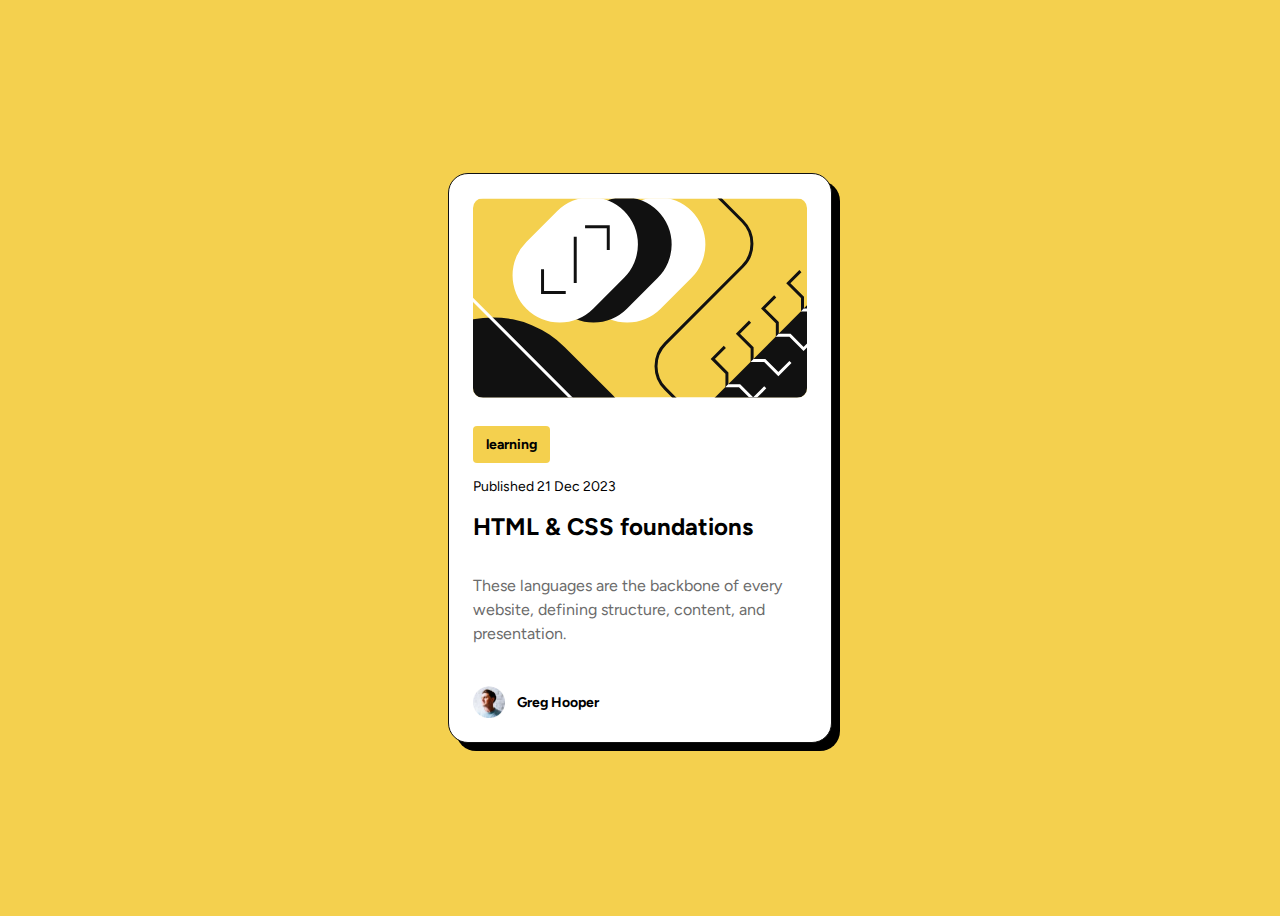
<file: blog-preview-card-main/index.html>
<!DOCTYPE html>
<html lang="en">
<head>
  <meta charset="UTF-8">
  <meta name="viewport" content="width=device-width, initial-scale=1.0"> <!-- displays site properly based on user's device -->
  <link rel="stylesheet" href="Style.css">
  <link rel="icon" type="image/png" sizes="32x32" href="./assets/images/favicon-32x32.png">
  <link rel="preconnect" href="https://fonts.googleapis.com">
<link rel="preconnect" href="https://fonts.gstatic.com" crossorigin>
<link href="https://fonts.googleapis.com/css2?family=Figtree:ital,wght@0,300..900;1,300..900&display=swap" rel="stylesheet">
  <title>Frontend Mentor | Blog preview card</title>

</head>
<body>
  <main>
    <div class="card">
      <div class="crd-img">
        <img src="assets\images\illustration-article.svg" alt="abstract shapes">
      </div>
      <div class="crd-info">
        <div class="crd-tag">
          <span>learning</span>
        </div>
        <div class="crd-plsh-date">
          <span>Published 21 Dec 2023</span>
        </div>
        <div class="crd-ttl">
          <span>HTML & CSS foundations</span>
        </div>
        <div class="crd-dsrcb">
          <p>
            These languages are the backbone of every website, defining structure, content, and presentation.
          </p>   
        </div>
      </div>
      <div class="crd-athr">
        <img src="assets\images\image-avatar.webp" alt="">
        <span>Greg Hooper</span>
      </div>
    </div>
  </main>
</body>
</html>
</file>
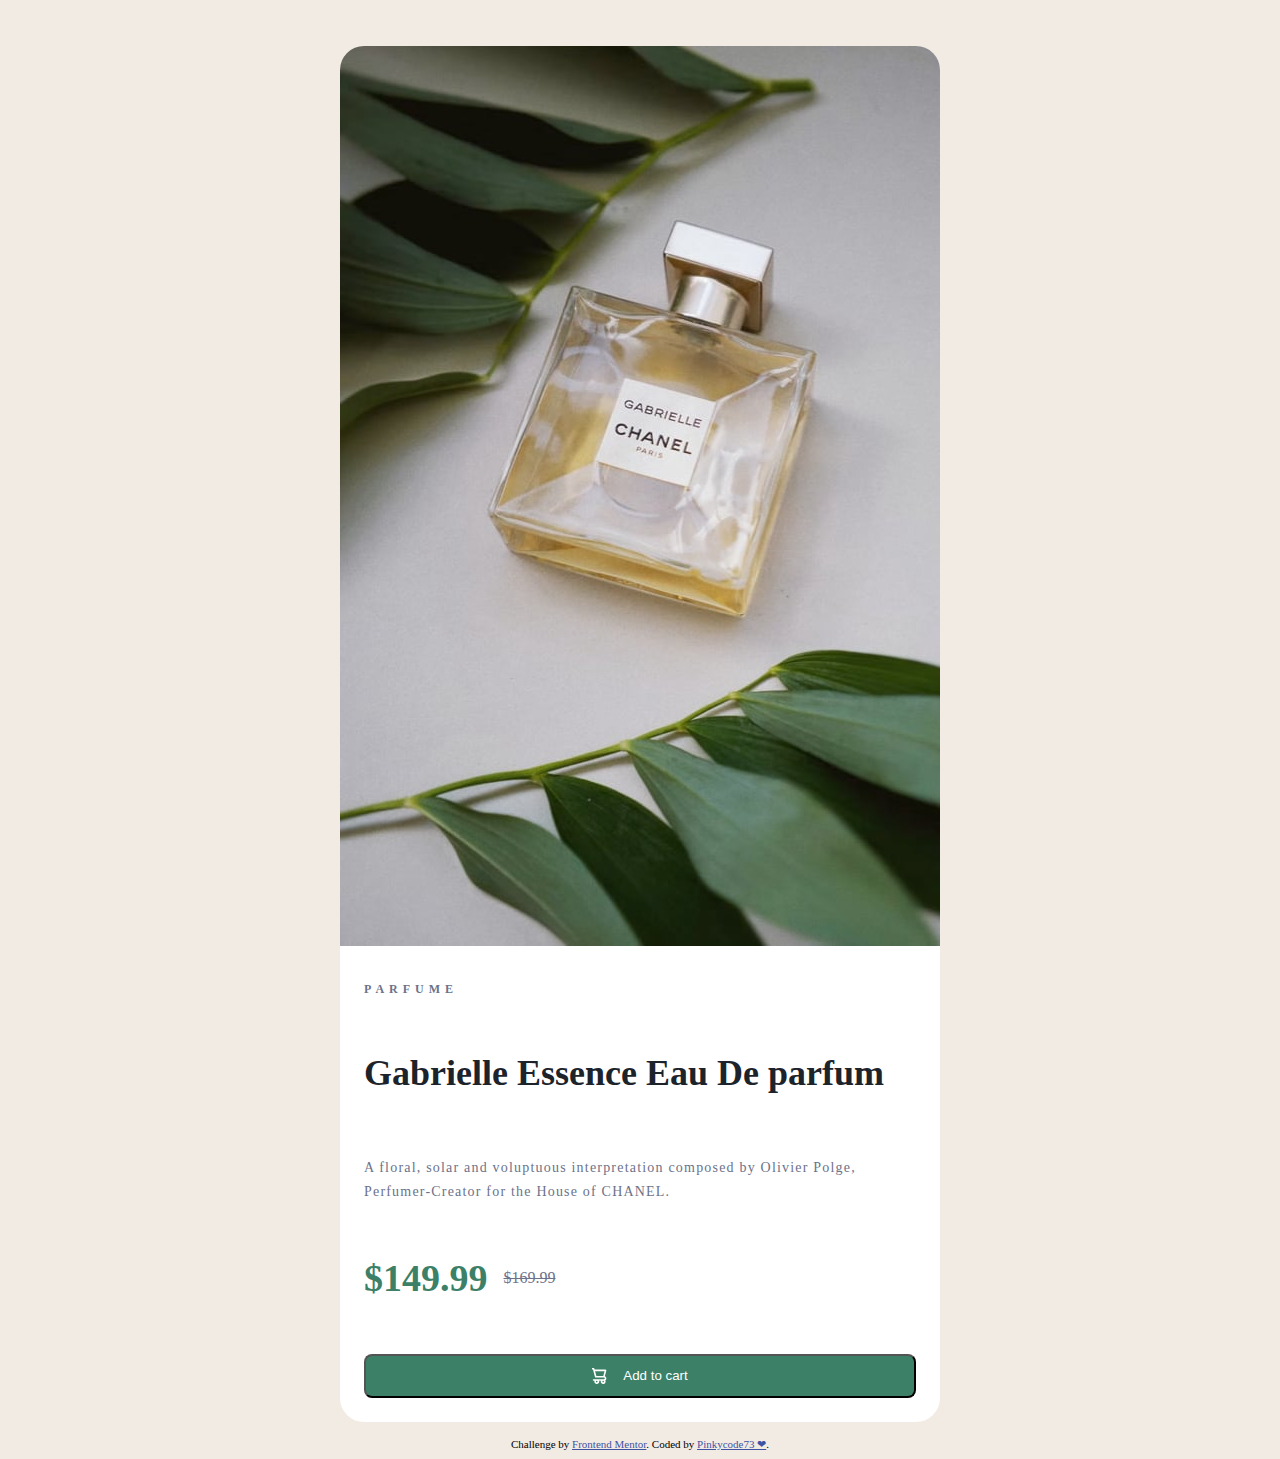
<file: product-preview-card-component-main/index.html>
<!DOCTYPE html>
<html lang="en">
<head>
  <meta charset="UTF-8">
  <meta name="viewport" content="width=device-width, initial-scale=1.0"> <!-- displays site properly based on user's device -->

  <link rel="icon" type="image/png" sizes="32x32" href="./images/favicon-32x32.png">
  
  <title>Frontend Mentor | Product preview card component</title>

  <!-- Feel free to remove these styles or customise in your own stylesheet 👍 -->
  <style>
    .attribution { font-size: 11px; text-align: center; }
    .attribution a { color: hsl(228, 45%, 44%); }
    body{
      display: flex;
      flex-direction: column; /* Stacks elements vertically */
      gap: 16px; /* Adds a 16px gap between rows */
      padding-top: 38px;
      background-color: #f2ebe3;
    }
    .card-container {
      width: 600px; 
      margin: 0 auto; 
      display: flex;
      flex-wrap: wrap; /* Ensures items wrap to the next line if needed */
      gap: 0px; /* Adds spacing between elements */
      border-radius: 24px;
      overflow: hidden;
      background-color: white;

    }
    .text-area{
      flex: 1 1 calc(50% - 16px);
      padding: 24px 24px;
      display: flex;
      flex-direction: column;
      justify-content: space-between;
    }
    .img-parfume{
      flex: 1 1 calc(50% - 16px);
    }
    .img-parfume img{
      width: 100%;
      height: auto;
    }
    p#description{
      font-size: 14px;
      line-height: 24px;
      color: #6c7289;
      font-weight: 500;
      letter-spacing: 1.2px;
    }
    h1{
      font-family: "Montserrat";
      font-size: 12px;
      text-transform: uppercase;
      letter-spacing: 5px;
      color: #6c7289;
      font-weight: 600;
    }
    h2{
      font-size: 36px;
      line-height: 80%;
      font-family: "Fraunces";
      font-weight: 900;
      color: #1c232b;
    }
    .product-info{
      display: flex;
      flex-direction: column;
      row-gap: 24px;
    }
    .price{
      display: flex;
      flex-direction: row;
      align-items: center;
      gap: 16px;
    }
    #promo-price{
      font-size: 38px;
      font-weight: bold;
      color:#3c8067;
      font-family: "Fraunces";
    }
    #old-price{
      vertical-align: middle;
      color: #6c7289;
      font-weight: 500;
      text-decoration: line-through;
    }
    button{
      background-color: #3c8067;
      display: flex;
      flex-direction: row;
      align-items: center;
      justify-content: center;
      gap: 16px;
      padding: 12px 0px;
      width: 100%;
      border-radius: 8px;
    }
    button:hover{
      background-color: hsl(158, 36%, 20%);
    }
    span{
      color: white;
      font-weight: 500;
      font-weight: 14px;
    }
    .cta-area{
      display: flex;
      flex-direction: column;
      gap: 16px;
    }
     /* Media Queries for Responsiveness */
     @media (max-width: 1024px) { /* For tablets */
      .card-container {
        width: 50%; /* Make container full width on tablets */
      }
      .text-area, .img-parfume {
        flex: 1 1 100%; /* Stack text and image vertically */
      }
      .img-parfume img {
        height: 25%; /* Make image height 25% of the card container size on mobile */
        object-fit: cover;
    }
    }

    @media (max-width: 600px) { /* For mobile */
      .card-container {
        width: 70%;
        padding: 16px; /* Add some padding for mobile */
      }
      .text-area, .img-parfume {
        flex: 1 1 100%; /* Stack text and image vertically */
        height: 25%; /* Make image height 25% of the card container size on mobile */
      }
      .text-area {
        padding: 16px; /* Reduce padding on mobile */
      }
      .img-parfume img {
       
        object-fit: cover;
    }}
  </style>
</head>
<body>

  <div class="card-container">
    <div class="img-parfume">
      <img src="images/image-product-desktop.jpg" alt="img-parfume">
    </div>
    <div class="text-area">
      <div class="product-info">
        <h1>Parfume</h1>
        <h2>Gabrielle Essence Eau De parfum</h2>
        <p id="description">A floral, solar and voluptuous interpretation composed by Olivier Polge, 
          Perfumer-Creator for the House of CHANEL.</p>
      </div>
      <div class="cta-area">
        <div class="price">
          <p id="promo-price">
            $149.99
          </p>
          <p id="old-price">
            $169.99
          </p>
        </div>
        <button class="btn-cta-primary">
          <svg width="15" height="16" xmlns="http://www.w3.org/2000/svg"><path d="M14.383 10.388a2.397 2.397 0 0 0-1.518-2.222l1.494-5.593a.8.8 0 0 0-.144-.695.8.8 0 0 0-.631-.28H2.637L2.373.591A.8.8 0 0 0 1.598 0H0v1.598h.983l1.982 7.4a.8.8 0 0 0 .799.59h8.222a.8.8 0 0 1 0 1.599H1.598a.8.8 0 1 0 0 1.598h.943a2.397 2.397 0 1 0 4.507 0h1.885a2.397 2.397 0 1 0 4.331-.376 2.397 2.397 0 0 0 1.12-2.021ZM11.26 7.99H4.395L3.068 3.196h9.477L11.26 7.991Zm-6.465 6.392a.8.8 0 1 1 0-1.598.8.8 0 0 1 0 1.598Zm6.393 0a.8.8 0 1 1 0-1.598.8.8 0 0 1 0 1.598Z" fill="#FFF"/></svg>
          <span> Add to cart</span>
        </button>
      </div>
    </div>
  </div>
  <div class="attribution">
    Challenge by <a href="https://www.frontendmentor.io?ref=challenge" target="_blank">Frontend Mentor</a>. 
    Coded by <a href="#">Pinkycode73 ❤</a>.
  </div>
</body>
</html>
</file>
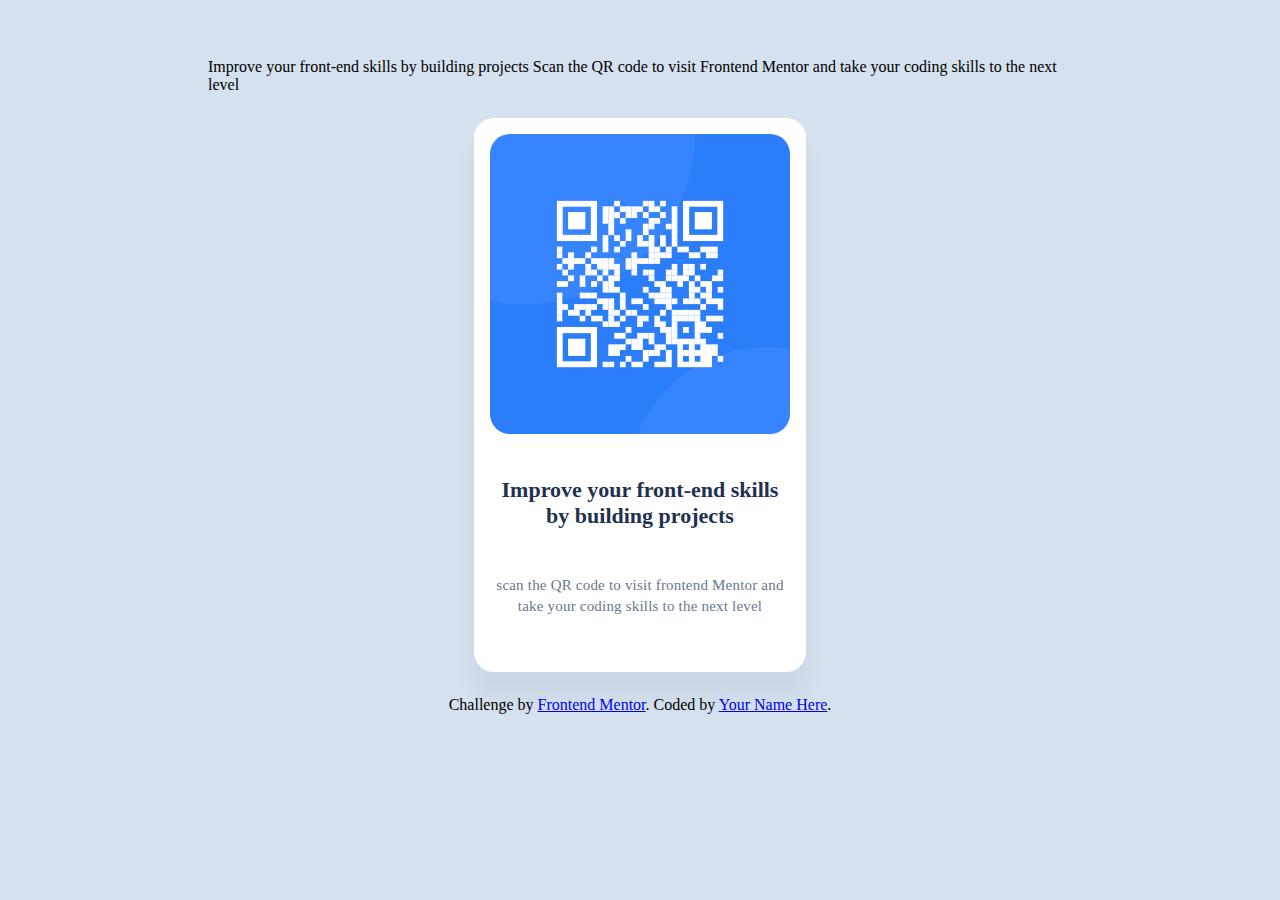
<file: qr-code-component-main/index.html>
<!DOCTYPE html>
<html lang="en">
  <head>
    <meta charset="UTF-8" />
    <meta name="viewport" content="width=device-width, initial-scale=1.0" />
    <!-- displays site properly based on user's device -->
    <link
      rel="icon"
      type="image/png"
      sizes="32x32"
      href="./images/favicon-32x32.png"
    />

    <title>Frontend Mentor | QR code component</title>

    <!-- Feel free to remove these styles or customise in your own stylesheet 👍 -->
    <style>
      body {
        padding: 50px 200px;
        display: flex;
        flex-direction: column;
        justify-content: center;
        align-items: center;
        background: var(--color-slate-300, #D5E1EF);
      }
      .card-container{
        display: flex;
        padding: 16px;
        padding-bottom: 40px;
        flex-direction: column;
        align-items: flex-start;
        gap: 24px;
        border-radius: 20px;
        background: var(--color-white, #FFF);
        margin: 24px;
        /* card-shadow */
        box-shadow: 0px 25px 25px 0px rgba(0, 0, 0, 0.05);
        width: 300px;
      }
      img{
        width: 100%;
        height: auto;
        flex-shrink: 0;
        border-radius: 20px;
      }
      .text-section{
        display: flex;
        flex-direction: column;
        gap: var(--spacing-300, 16px);
      }
      h1{
        align-self: stretch;
        color: var(--color-slate-900, #1F314F);
        text-align: center;
        font-feature-settings: 'liga' off, 'clig' off;

        /* text-preset-1 */
        font-family: Outfit;
        font-size: var(--font-size-text-preset-1, 22px);
        font-style: normal;
        font-weight: 700;
        line-height: 120%; /* 26.4px */
              }
      p{
        align-self: stretch;
        color: var(--color-slate-500, #68778D);
        text-align: center;
        font-feature-settings: 'liga' off, 'clig' off;

        /* text-preset-2 */
        font-family: Outfit;
        font-size: var(--font-size-text-preset-2, 15px);
        font-style: normal;
        font-weight: 400;
        line-height: 140%; /* 21px */
        letter-spacing: 0.2px;
      }
    </style>
  </head>
  <body>
    Improve your front-end skills by building projects Scan the QR code to visit
    Frontend Mentor and take your coding skills to the next level
    <div class="card-container">
      <div class="img-qrcode">
        <img src="images/image-qr-code.png" alt="" />
      </div>
      <div class="text-section">
        <h1>Improve your front-end skills by building projects</h1>
        <p>scan the QR code to visit frontend Mentor and take your coding skills to the next level</p>
      </div>
    </div>

    <div class="attribution">
      Challenge by
      <a href="https://www.frontendmentor.io?ref=challenge" target="_blank"
        >Frontend Mentor</a
      >. Coded by <a href="#">Your Name Here</a>.
    </div>
  </body>
</html>
</file>
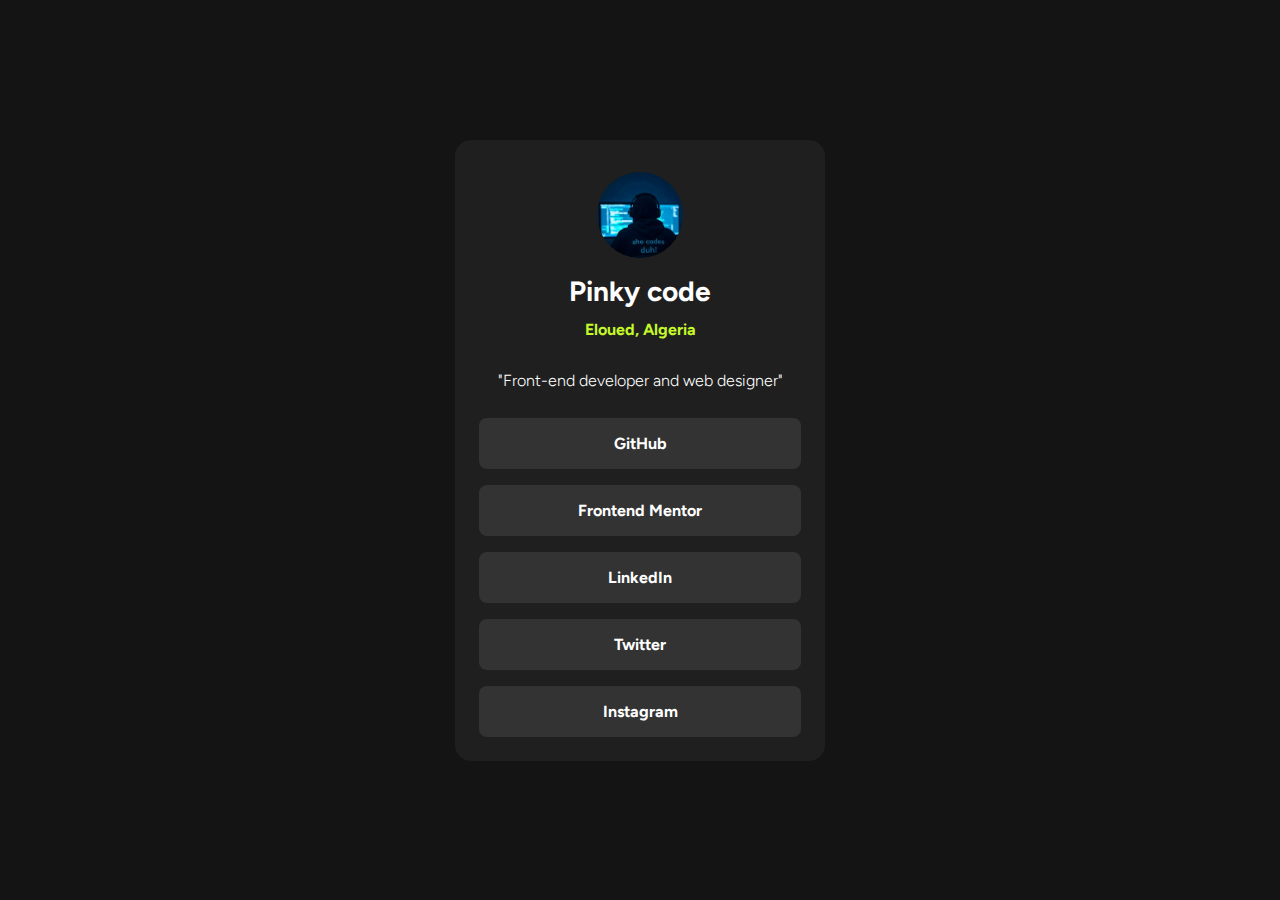
<file: social-links-profile-main/index.html>
<!DOCTYPE html>
<html lang="en">
<head>
  <meta charset="UTF-8">
  <meta name="viewport" content="width=device-width, initial-scale=1.0"> <!-- displays site properly based on user's device -->

  <link rel="icon" type="image/png" sizes="32x32" href="./assets/images/favicon-32x32.png">
  
  <title>Frontend Mentor | Social links profile</title>

  <link rel="preconnect" href="https://fonts.googleapis.com">
<link rel="preconnect" href="https://fonts.gstatic.com" crossorigin>
<link href="https://fonts.googleapis.com/css2?family=Figtree:ital,wght@0,300..900;1,300..900&family=Source+Sans+3:ital,wght@0,200..900;1,200..900&display=swap" rel="stylesheet">
  
</head>
<body>
<main>
  <div class="card-element">
    <div class="avatar-img">
    <img src="assets\images\avatar.jpg" alt="avatar">
    </div>
  
    <div class="content-container">
      <h1>Pinky code</h1>
      <h2>Eloued, Algeria</h2>
    </div>
    <h3>"Front-end developer and web designer"</h3>

    <ul class="skills_container">
      <li>GitHub</li>
      <li>Frontend Mentor</li>
      <li>LinkedIn</li>
      <li>Twitter</li>
      <li>Instagram</li>
    </ul>
  </div>
</main>
</body>
</html>


<style>
  body{
    padding: 0;
    margin: 0;
  }
  main{
    font-family: "Figtree", sans-serif;
    font-optical-sizing: auto;
    display: flex;
    flex-direction: column;
    align-items: center;
    justify-content: center;
    background-color: #141414;
    width: 100%;
    height: 100vh;
  }
.card-element{
  box-sizing: border-box;
  width: 370px;
  height: auto;
  padding: 24px 24px;
  display: flex;
  flex-direction: column;
  align-items: center;
  justify-content: center;
  background-color: #1f1f1f;
  box-sizing: border-box;
  border-radius: 16px;

}
.avatar-img{
  width: 86px;
  height: 86px;
  box-sizing: border-box;
  border-radius: 50%;
  background-color: aqua;
  padding: 0px;
  overflow: hidden;
  margin-top: 8px;
}
.avatar-img img{
  width: 100%;
  height: auto;
  object-fit: cover;
  display: block;  
}
.content-container{
  display: flex;
  flex-direction: column;
  align-items: center;
  gap: 12px;
  padding: 16px;
}
h1{
  font-family: "Figtree", sans-serif;
  font-optical-sizing: auto;
  color: white;
  font-weight: bold;
  font-size: 28px;
  padding: 0px;
  margin: 0;
}
h2{
  font-family: "Figtree", sans-serif;
  font-optical-sizing: auto;
  color: #c5f82a;
  font-size: medium;
  margin: 0;
}
h3{
  font-family: "Figtree", sans-serif;
  font-optical-sizing: auto;
  color: white;
  font-size: medium;
  font-weight: lighter;
  padding-bottom: 12px;
}
ul{
  display: flex;
  flex-direction: column;
  align-items: center;
  justify-content: center;
  gap: 16px;
  width: 100%;
  margin: 0;
  padding: 0px 16px;
}
li{ 
  box-sizing: border-box;
  background-color: #333333;
  padding: 16px 0px;
  width: 100%;
  display: flex;
  flex-direction: column;
  justify-content: center;
  align-items: center;
  border-radius: 8px;
  font-family: "Figtree", sans-serif;
  font-optical-sizing: auto;
  color: white;
  font-weight: bold;
}
@media ( max-width : 375px) {
  .card-element{
    width: 340px;
    padding: 16px 16px;
  }
}
</style>
</file>
<file: blog-preview-card-main/Style.css>
body{
    display: flex;
    flex-direction: column;
    align-content: center;
    justify-content: center;
    background-color: hsl(47, 88%, 63%);
    height: 100vh;

}


main{
    display: flexbox;
    flex-direction: column;
    align-items: center;
    justify-items: center;
    
}
.card{
    background-color: white;
    max-width: 384px;
    min-width: 327px;
    height: auto;
    padding: 1.5rem;
    border-radius: 20px;
    border: 1px solid #111111;
    box-sizing: border-box;
    box-shadow: 8px 8px black;
    display: flex;
    flex-direction: column;
    gap: 1.5rem;
}  
.crd-img img{
    height: 200px;
    width: auto;
    border-radius: 10px;
}
.crd-info{
    display: flex;
    flex-direction: column;
    gap: 0.8rem;
}
.crd-tag{
    background-color: hsl(47, 88%, 63%) ;
    border-radius: 4px;
    padding: 0.5rem 0.8rem;
    width: fit-content;
}
.crd-tag span{
    font-family: "Figtree", sans-serif;
    font-weight: bolder;
    font-size: 14px;
    line-height: 150%;
}
.crd-plsh-date span{
    font-family: "Figtree", sans-serif;
    font-weight: Medium;
    font-size: 14px;
    line-height: 150%;

}
.crd-ttl span{
    font-family: "Figtree", sans-serif;
    font-weight: bolder;
    font-size: 24px;
    line-height: 150%;
    color: 111111;
}
.crd-dsrcb p{
    font-family: "Figtree", sans-serif;
    font-weight: medium;
    font-size: 16px;
    line-height: 150%;
    color: #6B6B6B;
}
.crd-athr{
    display: flex;
    flex-direction: row;
    padding: 0;
    gap: 12px;
    align-items: center;
}
.crd-athr img{
    width: 32px;
    height: 32px;
    border-radius: round;
}
.crd-athr span{
    font-family: "Figtree", sans-serif;
    font-weight: bolder;
    font-size: 14px;
    line-height: 150%;
}
.crd-info,
.crd-athr{
    padding: 0;
}
</file>
